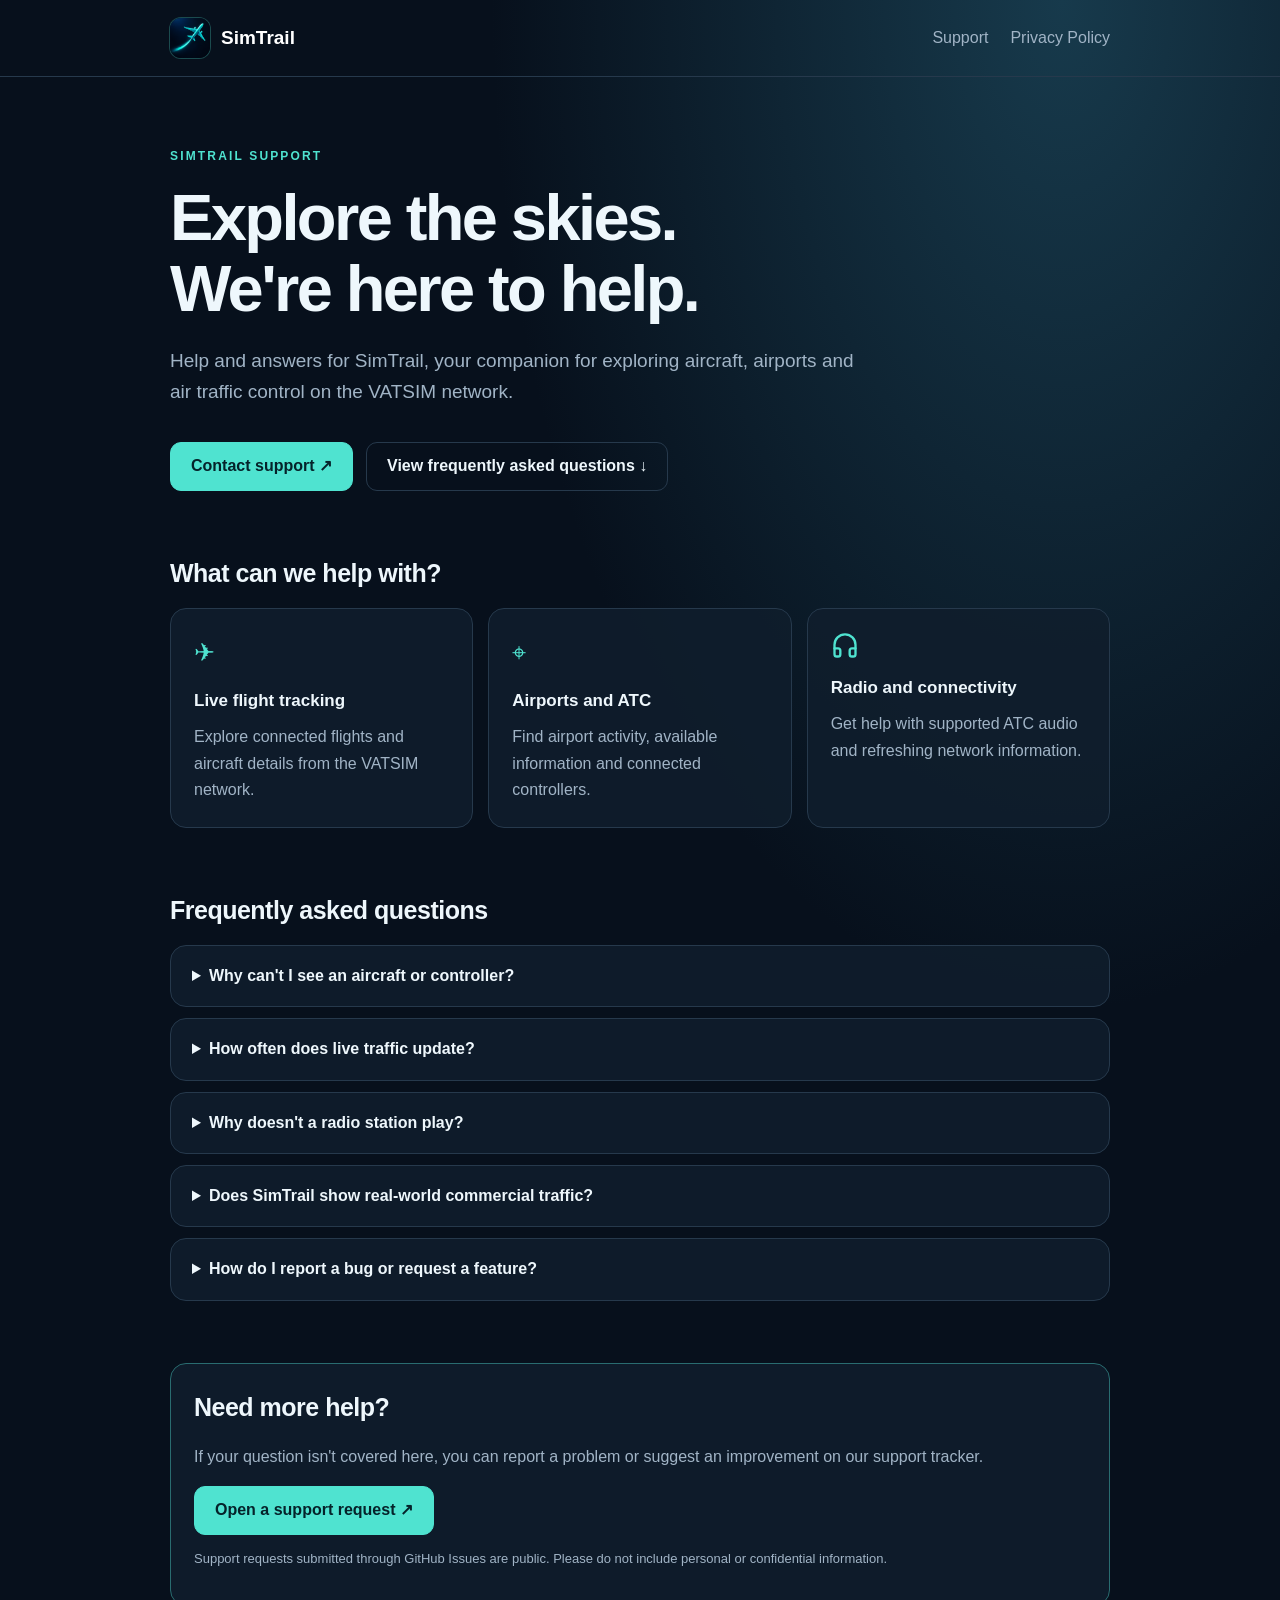
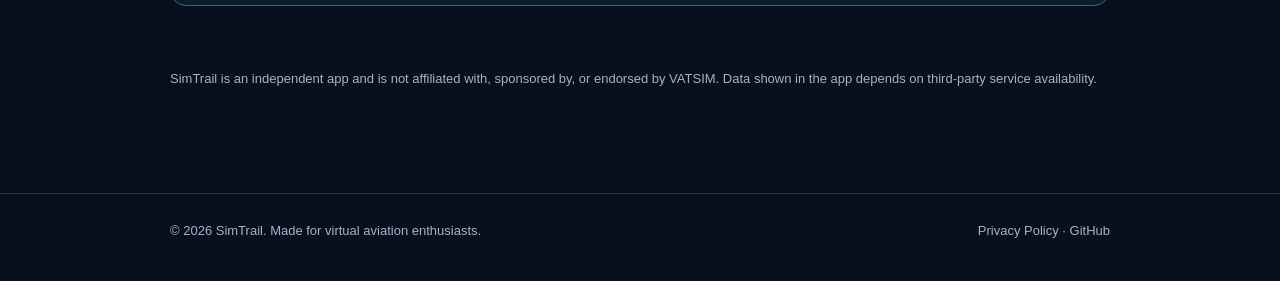
<file: index.html>
<!doctype html><html lang="en"><head><meta charset="utf-8"><meta name="viewport" content="width=device-width,initial-scale=1"><meta name="theme-color" content="#07101c"><meta name="description" content="SimTrail app support: VATSIM flight tracking, live aircraft information, airports and ATC help."><title>SimTrail — Support</title><link rel="icon" type="image/png" href="favicon.png"><link rel="apple-touch-icon" href="apple-touch-icon.png"><link rel="stylesheet" href="style.css"></head><body><header><div class="wrap nav"><a class="brand" href="./"><img class="brand-icon" src="app-icon.png" alt="" width="40" height="40">SimTrail</a><nav class="nav-links" aria-label="Main navigation"><a href="./" aria-current="page">Support</a><a href="privacy.html">Privacy Policy</a></nav></div></header><main class="wrap"><section><div class="eyebrow">SIMTRAIL SUPPORT</div><h1>Explore the skies.<br>We're here to help.</h1><p class="lead">Help and answers for SimTrail, your companion for exploring aircraft, airports and air traffic control on the VATSIM network.</p><div class="buttons"><a class="button primary" href="https://github.com/MatejL400/simtrail-support/issues/new" target="_blank" rel="noopener noreferrer">Contact support ↗</a><a class="button" href="#faq">View frequently asked questions ↓</a></div></section><section class="section"><h2>What can we help with?</h2><div class="cards"><article class="card"><div class="glyph" aria-hidden="true">✈</div><h3>Live flight tracking</h3><p>Explore connected flights and aircraft details from the VATSIM network.</p></article><article class="card"><div class="glyph" aria-hidden="true">⌖</div><h3>Airports and ATC</h3><p>Find airport activity, available information and connected controllers.</p></article><article class="card"><div class="glyph" aria-hidden="true"><svg xmlns="http://www.w3.org/2000/svg" width="28" height="28" viewBox="0 0 24 24" fill="none" stroke="currentColor" stroke-width="2" stroke-linecap="round" stroke-linejoin="round" style="display:block"><path d="M3 14v-3a9 9 0 0 1 18 0v3"/><path d="M3 14h3a2 2 0 0 1 2 2v3a2 2 0 0 1-2 2H5a2 2 0 0 1-2-2v-5Z"/><path d="M21 14h-3a2 2 0 0 0-2 2v3a2 2 0 0 0 2 2h1a2 2 0 0 0 2-2v-5Z"/></svg></div><h3>Radio and connectivity</h3><p>Get help with supported ATC audio and refreshing network information.</p></article></div></section><section class="section" id="faq"><h2>Frequently asked questions</h2><details><summary>Why can't I see an aircraft or controller?</summary><p>SimTrail displays information received from VATSIM. Aircraft and controllers appear only when the relevant data is available. If an expected position or coverage area is missing, refresh the view and check the network connection. Coverage may not always be available for every online controller.</p></details><details><summary>How often does live traffic update?</summary><p>Aircraft positions depend on updates provided by the VATSIM network. The map is not a real-time surveillance radar, and displayed positions may update at intervals.</p></details><details><summary>Why doesn't a radio station play?</summary><p>Audio depends on station availability, network connectivity, and support for the selected controller. Not every online controller necessarily has a playable audio stream.</p></details><details><summary>Does SimTrail show real-world commercial traffic?</summary><p>No. SimTrail is designed around virtual flights and controllers connected to the VATSIM flight simulation network.</p></details><details><summary>How do I report a bug or request a feature?</summary><p>Use the Contact support button above to open a GitHub issue. Include the app version, device model, a description of the issue, and steps to reproduce it. Do not publish passwords, personal details or other sensitive information.</p></details></section><section class="section notice"><h2>Need more help?</h2><p class="muted">If your question isn't covered here, you can report a problem or suggest an improvement on our support tracker.</p><div class="buttons"><a class="button primary" href="https://github.com/MatejL400/simtrail-support/issues/new" target="_blank" rel="noopener noreferrer">Open a support request ↗</a></div><p class="subtle">Support requests submitted through GitHub Issues are public. Please do not include personal or confidential information.</p></section><section class="section"><p class="subtle">SimTrail is an independent app and is not affiliated with, sponsored by, or endorsed by VATSIM. Data shown in the app depends on third-party service availability.</p></section></main><footer><div class="wrap footer-inner"><span>© 2026 SimTrail. Made for virtual aviation enthusiasts.</span><span><a href="privacy.html">Privacy Policy</a> · <a href="https://github.com/MatejL400/simtrail-support">GitHub</a></span></div></footer></body></html>
</file>
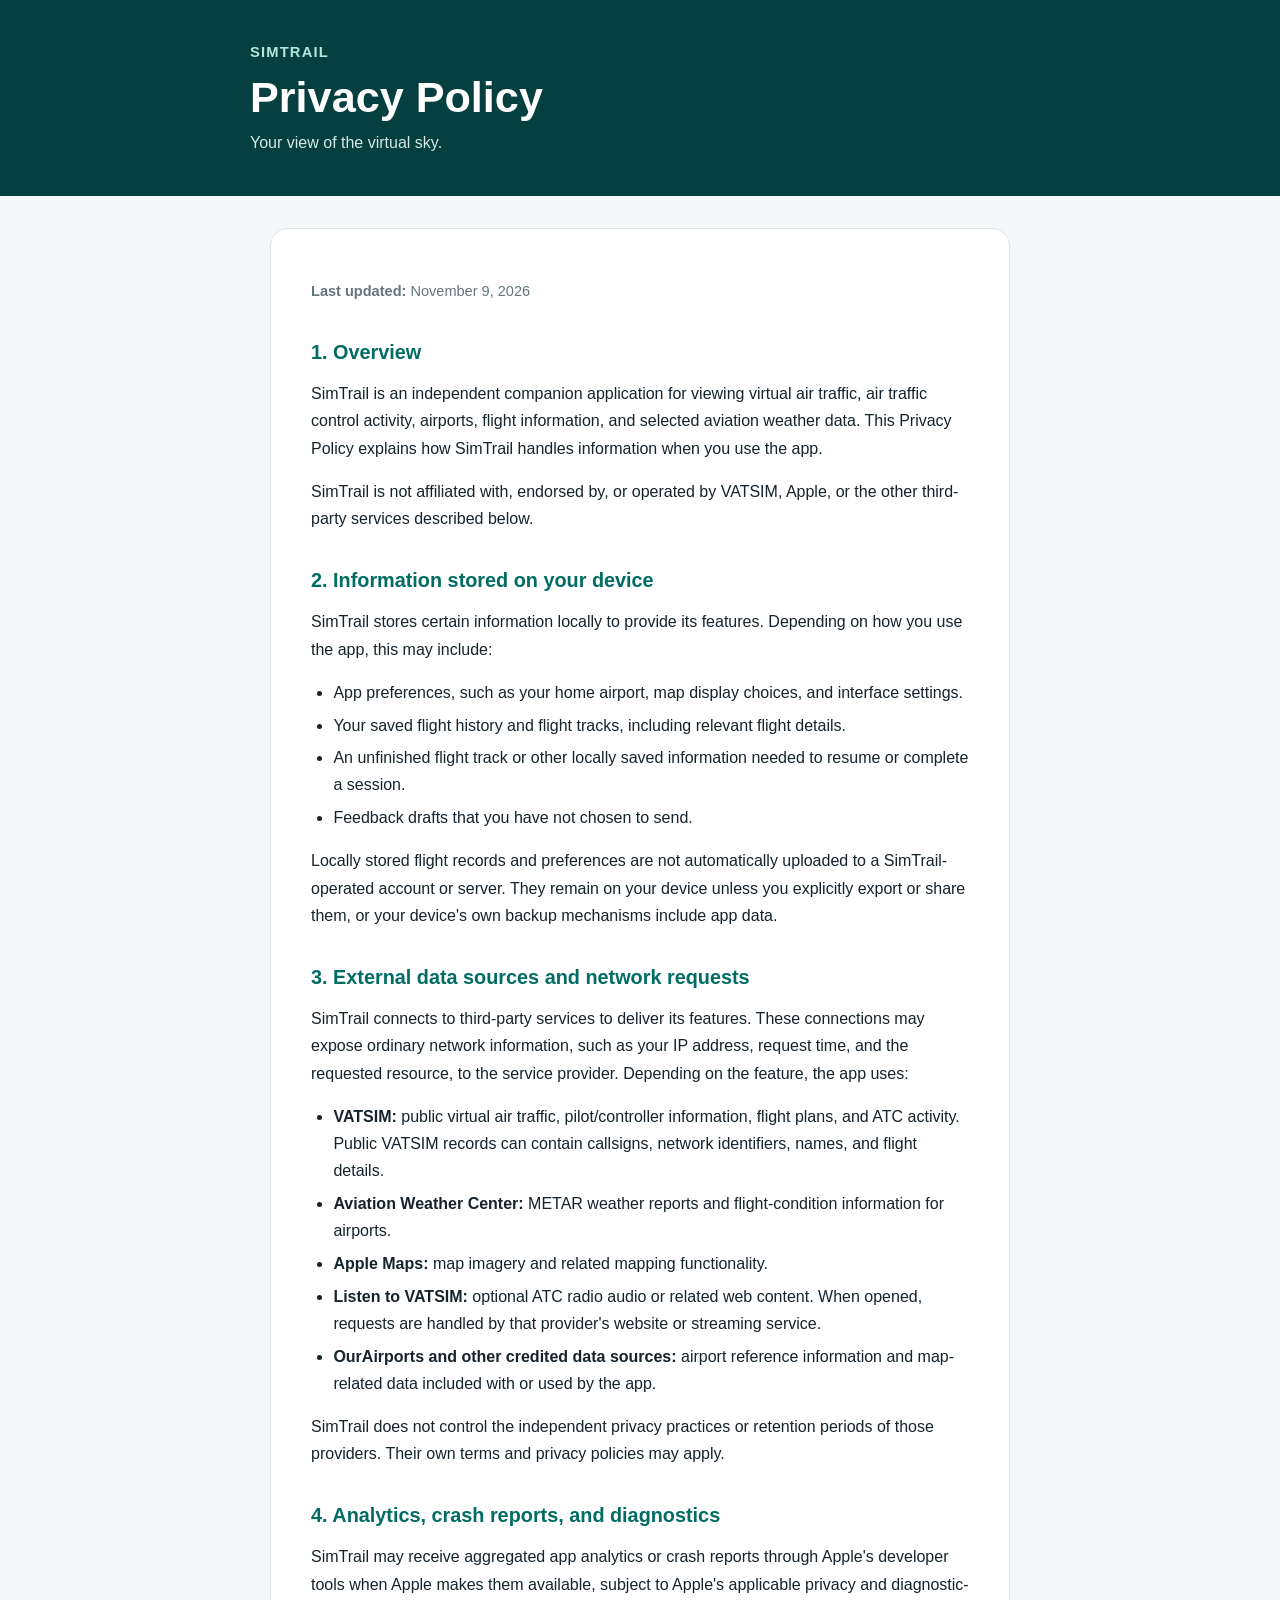
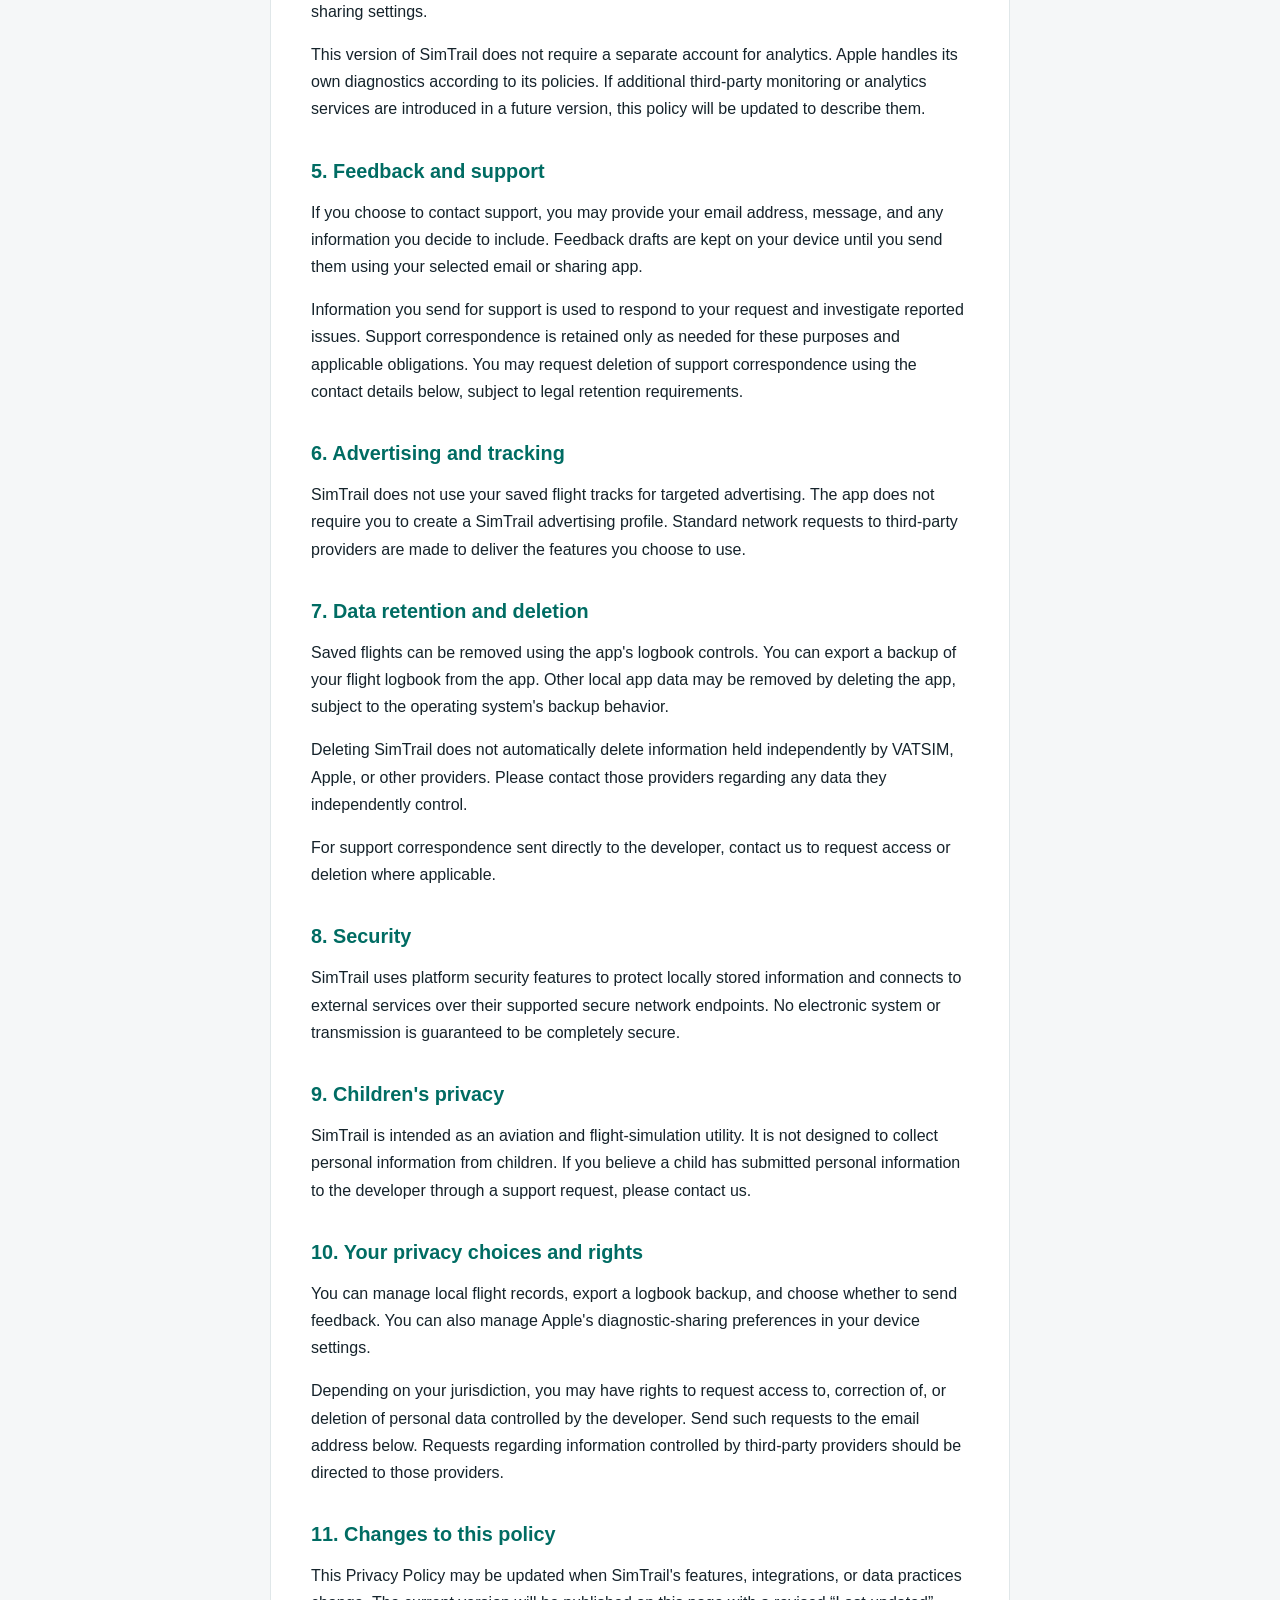
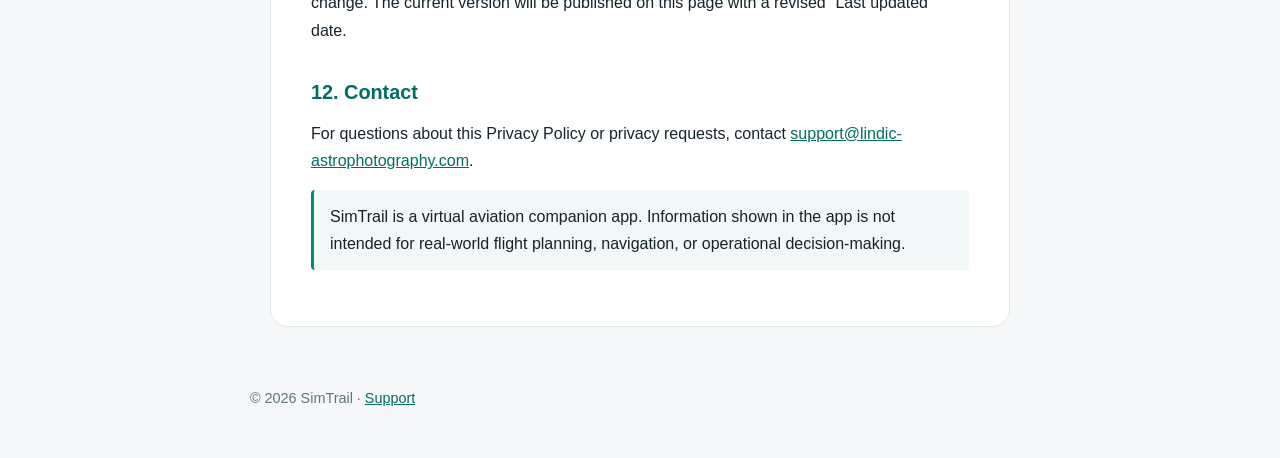
<file: privacy.html>
<!doctype html>
<html lang="en">
<head>
  <meta charset="utf-8">
  <meta name="viewport" content="width=device-width, initial-scale=1">
  <meta name="color-scheme" content="light dark">
  <meta name="description" content="Privacy Policy for SimTrail, the VATSIM flight tracking companion app.">
  <title>Privacy Policy — SimTrail</title>
  <style>
    :root { color-scheme: light dark; font-family: -apple-system, BlinkMacSystemFont, "Segoe UI", sans-serif; }
    * { box-sizing: border-box; }
    body { margin: 0; background: #f5f7f8; color: #15232b; line-height: 1.7; }
    header { background: #063f40; color: white; padding: 2.5rem 1.25rem; }
    header .inner, main, footer .inner { max-width: 780px; margin: auto; }
    .brand { font-size: 0.92rem; color: #b5e6de; letter-spacing: .08em; font-weight: 700; }
    h1 { margin: .45rem 0 .3rem; font-size: clamp(2rem, 5vw, 2.7rem); line-height: 1.2; }
    header p { margin: 0; color: #d2e9e7; }
    main { padding: 2rem 1.25rem 3rem; }
    article { background: white; border: 1px solid #e0e7e9; border-radius: 18px; padding: clamp(1.3rem, 4vw, 2.5rem); }
    h2 { font-size: 1.24rem; color: #006c63; margin: 2rem 0 .55rem; }
    h2:first-child { margin-top: 0; }
    p { margin: .65rem 0 1rem; }
    ul { padding-left: 1.4rem; }
    li { margin: .35rem 0; }
    a { color: #006d64; overflow-wrap: anywhere; }
    .updated { color: #63767c; font-size: .91rem; }
    .notice { border-left: 3px solid #008a7e; background: #f1f8f7; border-radius: 4px; padding: .8rem 1rem; }
    footer { color: #60747b; font-size: .9rem; padding: 0 1.25rem 2rem; }
    @media(prefers-color-scheme: dark) {
      body { background: #0c151a; color: #e5eeef; }
      article { background: #152126; border-color: #304248; }
      h2, a { color: #76ded1; }
      .updated, footer { color: #a5b8bd; }
      .notice { background: #17302f; }
    }
  </style>
</head>
<body>
<header>
  <div class="inner">
    <div class="brand">SIMTRAIL</div>
    <h1>Privacy Policy</h1>
    <p>Your view of the virtual sky.</p>
  </div>
</header>
<main>
  <article>
    <p class="updated"><strong>Last updated:</strong> November 9, 2026</p>

    <h2>1. Overview</h2>
    <p>SimTrail is an independent companion application for viewing virtual air traffic, air traffic control activity, airports, flight information, and selected aviation weather data. This Privacy Policy explains how SimTrail handles information when you use the app.</p>
    <p>SimTrail is not affiliated with, endorsed by, or operated by VATSIM, Apple, or the other third-party services described below.</p>

    <h2>2. Information stored on your device</h2>
    <p>SimTrail stores certain information locally to provide its features. Depending on how you use the app, this may include:</p>
    <ul>
      <li>App preferences, such as your home airport, map display choices, and interface settings.</li>
      <li>Your saved flight history and flight tracks, including relevant flight details.</li>
      <li>An unfinished flight track or other locally saved information needed to resume or complete a session.</li>
      <li>Feedback drafts that you have not chosen to send.</li>
    </ul>
    <p>Locally stored flight records and preferences are not automatically uploaded to a SimTrail-operated account or server. They remain on your device unless you explicitly export or share them, or your device's own backup mechanisms include app data.</p>

    <h2>3. External data sources and network requests</h2>
    <p>SimTrail connects to third-party services to deliver its features. These connections may expose ordinary network information, such as your IP address, request time, and the requested resource, to the service provider. Depending on the feature, the app uses:</p>
    <ul>
      <li><strong>VATSIM:</strong> public virtual air traffic, pilot/controller information, flight plans, and ATC activity. Public VATSIM records can contain callsigns, network identifiers, names, and flight details.</li>
      <li><strong>Aviation Weather Center:</strong> METAR weather reports and flight-condition information for airports.</li>
      <li><strong>Apple Maps:</strong> map imagery and related mapping functionality.</li>
      <li><strong>Listen to VATSIM:</strong> optional ATC radio audio or related web content. When opened, requests are handled by that provider's website or streaming service.</li>
      <li><strong>OurAirports and other credited data sources:</strong> airport reference information and map-related data included with or used by the app.</li>
    </ul>
    <p>SimTrail does not control the independent privacy practices or retention periods of those providers. Their own terms and privacy policies may apply.</p>

    <h2>4. Analytics, crash reports, and diagnostics</h2>
    <p>SimTrail may receive aggregated app analytics or crash reports through Apple's developer tools when Apple makes them available, subject to Apple's applicable privacy and diagnostic-sharing settings.</p>
    <p>This version of SimTrail does not require a separate account for analytics. Apple handles its own diagnostics according to its policies. If additional third-party monitoring or analytics services are introduced in a future version, this policy will be updated to describe them.</p>

    <h2>5. Feedback and support</h2>
    <p>If you choose to contact support, you may provide your email address, message, and any information you decide to include. Feedback drafts are kept on your device until you send them using your selected email or sharing app.</p>
    <p>Information you send for support is used to respond to your request and investigate reported issues. Support correspondence is retained only as needed for these purposes and applicable obligations. You may request deletion of support correspondence using the contact details below, subject to legal retention requirements.</p>

    <h2>6. Advertising and tracking</h2>
    <p>SimTrail does not use your saved flight tracks for targeted advertising. The app does not require you to create a SimTrail advertising profile. Standard network requests to third-party providers are made to deliver the features you choose to use.</p>

    <h2>7. Data retention and deletion</h2>
    <p>Saved flights can be removed using the app's logbook controls. You can export a backup of your flight logbook from the app. Other local app data may be removed by deleting the app, subject to the operating system's backup behavior.</p>
    <p>Deleting SimTrail does not automatically delete information held independently by VATSIM, Apple, or other providers. Please contact those providers regarding any data they independently control.</p>
    <p>For support correspondence sent directly to the developer, contact us to request access or deletion where applicable.</p>

    <h2>8. Security</h2>
    <p>SimTrail uses platform security features to protect locally stored information and connects to external services over their supported secure network endpoints. No electronic system or transmission is guaranteed to be completely secure.</p>

    <h2>9. Children's privacy</h2>
    <p>SimTrail is intended as an aviation and flight-simulation utility. It is not designed to collect personal information from children. If you believe a child has submitted personal information to the developer through a support request, please contact us.</p>

    <h2>10. Your privacy choices and rights</h2>
    <p>You can manage local flight records, export a logbook backup, and choose whether to send feedback. You can also manage Apple's diagnostic-sharing preferences in your device settings.</p>
    <p>Depending on your jurisdiction, you may have rights to request access to, correction of, or deletion of personal data controlled by the developer. Send such requests to the email address below. Requests regarding information controlled by third-party providers should be directed to those providers.</p>

    <h2>11. Changes to this policy</h2>
    <p>This Privacy Policy may be updated when SimTrail's features, integrations, or data practices change. The current version will be published on this page with a revised “Last updated” date.</p>

    <h2>12. Contact</h2>
    <p>For questions about this Privacy Policy or privacy requests, contact <a href="mailto:support@lindic-astrophotography.com">support@lindic-astrophotography.com</a>.</p>
    <p class="notice">SimTrail is a virtual aviation companion app. Information shown in the app is not intended for real-world flight planning, navigation, or operational decision-making.</p>
  </article>
</main>
<footer>
  <div class="inner">
    <p>© 2026 SimTrail · <a href="https://matejl400.github.io/simtrail-support/">Support</a></p>
  </div>
</footer>
</body>
</html>
</file>
<file: style.css>
:root{color-scheme:dark;--bg:#07101c;--panel:#101e2d;--border:#26394c;--text:#eef7fc;--muted:#a1b4c6;--accent:#4fe3d0}*{box-sizing:border-box}html{scroll-behavior:smooth}body{margin:0;font:16px/1.65 -apple-system,BlinkMacSystemFont,"Segoe UI",sans-serif;background:radial-gradient(ellipse at 83% 0%,#173a4c 0%,transparent 38%),var(--bg);color:var(--text)}.wrap{width:min(100% - 40px,940px);margin:auto}header{border-bottom:1px solid var(--border)}.nav{display:flex;justify-content:space-between;align-items:center;gap:20px;min-height:76px}.brand{display:inline-flex;align-items:center;gap:11px;font-size:19px;font-weight:750;text-decoration:none;color:white}.brand-icon{height:40px;width:40px;display:block;object-fit:cover;border-radius:11px;box-shadow:0 0 0 1px rgba(79,227,208,.28)}.nav-links{display:flex;gap:22px}.nav-links a,footer a{color:var(--muted);text-decoration:none}.nav-links a:hover,footer a:hover{color:var(--accent)}main{padding:70px 0 90px}.eyebrow{font-weight:750;font-size:12px;letter-spacing:.18em;color:var(--accent);text-transform:uppercase}h1{font-size:clamp(39px,6vw,65px);line-height:1.1;margin:15px 0 20px;letter-spacing:-.04em}h2{font-size:25px;letter-spacing:-.02em;margin:0 0 14px}h3{font-size:17px;margin:0 0 9px}.lead{font-size:19px;color:var(--muted);max-width:690px;margin:0 0 35px}.buttons{display:flex;gap:13px;flex-wrap:wrap}.button{display:inline-flex;align-items:center;justify-content:center;min-height:45px;padding:10px 20px;border:1px solid var(--border);border-radius:11px;text-decoration:none;color:var(--text);font-weight:650}.button.primary{background:var(--accent);color:#05232a;border-color:var(--accent)}.button:hover{filter:brightness(1.1)}.section{margin-top:62px}.cards{display:grid;grid-template-columns:repeat(3,1fr);gap:15px}.card,details,.notice{background:rgba(16,30,45,.86);border:1px solid var(--border);border-radius:16px;padding:23px}.card p,.muted,details p,.prose p,.prose li{color:var(--muted)}.card p{margin:0}.glyph{font-size:25px;margin-bottom:14px;color:var(--accent)}details{margin:11px 0;padding:0 21px}summary{cursor:pointer;padding:17px 0;font-weight:650}details p{margin:0 0 19px}details[open] summary{color:var(--accent)}.notice{border-color:#296c70}.prose{max-width:760px}.prose h2{margin-top:43px}.prose ul{padding-left:22px}.prose a{color:var(--accent)}footer{border-top:1px solid var(--border);padding:26px 0 40px;color:var(--muted);font-size:13px}.footer-inner{display:flex;justify-content:space-between;flex-wrap:wrap;gap:14px}.subtle{font-size:13px;color:var(--muted)}@media(max-width:680px){.cards{grid-template-columns:1fr}.nav-links{gap:12px;font-size:14px}main{padding-top:49px}.wrap{width:min(100% - 32px,940px)}}
</file>
